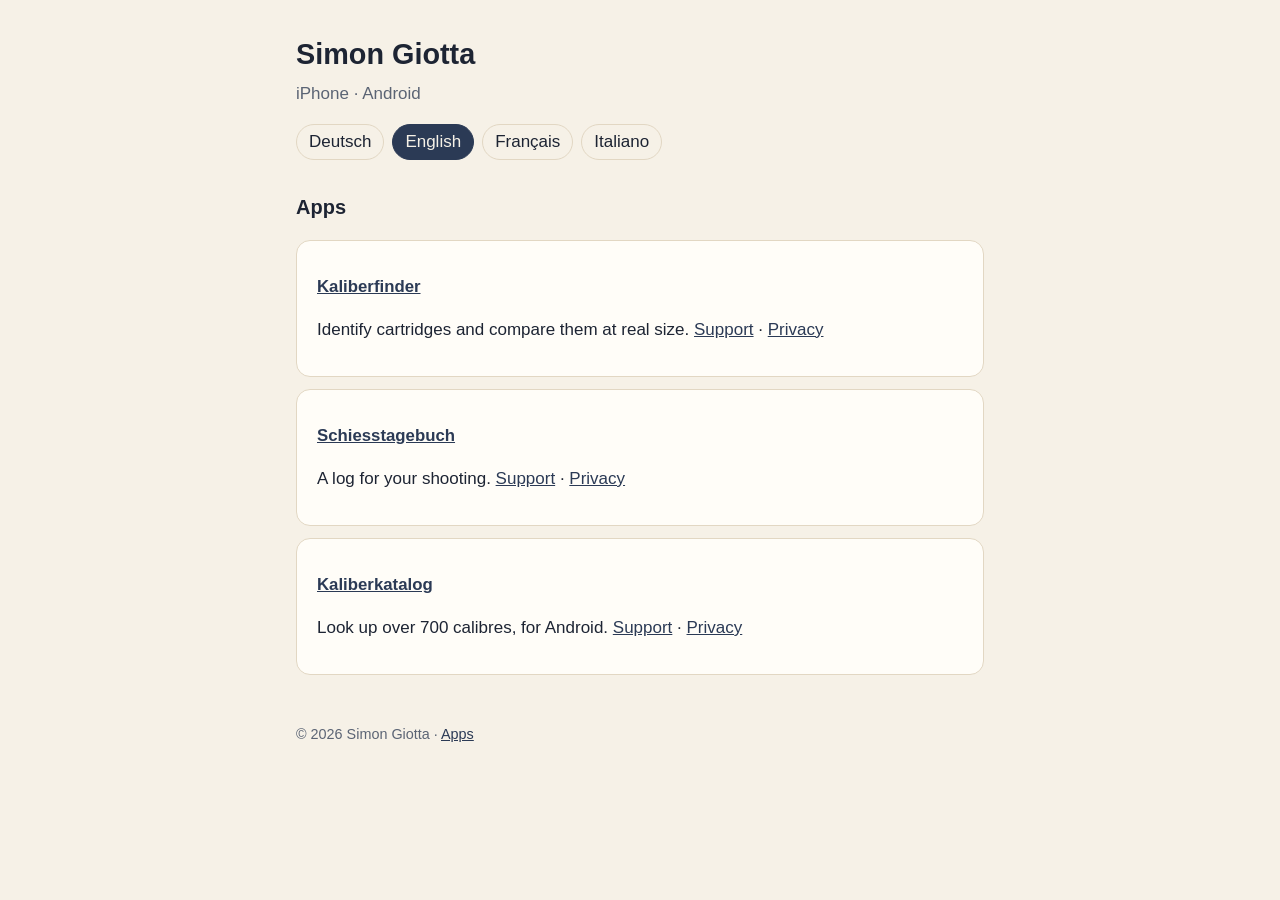
<file: index.html>
<!doctype html>
<html lang="de">
<head>
<meta charset="utf-8">
<meta name="viewport" content="width=device-width, initial-scale=1">
<title>Simon Giotta – Apps</title>
<link rel="stylesheet" href="style.css">
</head>
<body>
<main>
<h1>Simon Giotta</h1>
<p class="sub">iPhone · Android</p>
<nav class="lang"><a href="#de">Deutsch</a><a href="#en">English</a><a href="#fr">Français</a><a href="#it">Italiano</a></nav>
<section lang="de">
<h2>Apps</h2>
<div class="card"><h3><a href="kaliberfinder/#de">Kaliberfinder</a></h3><p>Patronen erkennen und in Originalgrösse vergleichen. <a href="kaliberfinder/#de">Hilfe</a> · <a href="kaliberfinder/privacy.html#de">Datenschutz</a></p></div>
<div class="card"><h3><a href="schiesstagebuch/#de">Schiesstagebuch</a></h3><p>Tagebuch für Schützinnen und Schützen. <a href="schiesstagebuch/#de">Hilfe</a> · <a href="schiesstagebuch/privacy.html#de">Datenschutz</a></p></div>
<div class="card"><h3><a href="kaliberkatalog/#de">Kaliberkatalog</a></h3><p>Über 700 Kaliber nachschlagen, für Android. <a href="kaliberkatalog/#de">Hilfe</a> · <a href="kaliberkatalog/privacy.html#de">Datenschutz</a></p></div>
</section>
<section lang="en">
<h2>Apps</h2>
<div class="card"><h3><a href="kaliberfinder/#en">Kaliberfinder</a></h3><p>Identify cartridges and compare them at real size. <a href="kaliberfinder/#en">Support</a> · <a href="kaliberfinder/privacy.html#en">Privacy</a></p></div>
<div class="card"><h3><a href="schiesstagebuch/#en">Schiesstagebuch</a></h3><p>A log for your shooting. <a href="schiesstagebuch/#en">Support</a> · <a href="schiesstagebuch/privacy.html#en">Privacy</a></p></div>
<div class="card"><h3><a href="kaliberkatalog/#en">Kaliberkatalog</a></h3><p>Look up over 700 calibres, for Android. <a href="kaliberkatalog/#en">Support</a> · <a href="kaliberkatalog/privacy.html#en">Privacy</a></p></div>
</section>
<section lang="fr">
<h2>Apps</h2>
<div class="card"><h3><a href="kaliberfinder/#fr">Kaliberfinder</a></h3><p>Identifier des cartouches et les comparer en taille réelle. <a href="kaliberfinder/#fr">Aide</a> · <a href="kaliberfinder/privacy.html#fr">Protection des données</a></p></div>
<div class="card"><h3><a href="schiesstagebuch/#fr">Schiesstagebuch</a></h3><p>Le journal de vos tirs. <a href="schiesstagebuch/#fr">Aide</a> · <a href="schiesstagebuch/privacy.html#fr">Protection des données</a></p></div>
<div class="card"><h3><a href="kaliberkatalog/#fr">Kaliberkatalog</a></h3><p>Consulter plus de 700 calibres, pour Android. <a href="kaliberkatalog/#fr">Aide</a> · <a href="kaliberkatalog/privacy.html#fr">Protection des données</a></p></div>
</section>
<section lang="it">
<h2>App</h2>
<div class="card"><h3><a href="kaliberfinder/#it">Kaliberfinder</a></h3><p>Riconoscere cartucce e confrontarle a grandezza reale. <a href="kaliberfinder/#it">Aiuto</a> · <a href="kaliberfinder/privacy.html#it">Protezione dei dati</a></p></div>
<div class="card"><h3><a href="schiesstagebuch/#it">Schiesstagebuch</a></h3><p>Il diario dei tuoi tiri. <a href="schiesstagebuch/#it">Aiuto</a> · <a href="schiesstagebuch/privacy.html#it">Protezione dei dati</a></p></div>
<div class="card"><h3><a href="kaliberkatalog/#it">Kaliberkatalog</a></h3><p>Consultare oltre 700 calibri, per Android. <a href="kaliberkatalog/#it">Aiuto</a> · <a href="kaliberkatalog/privacy.html#it">Protezione dei dati</a></p></div>
</section>
<footer>© 2026 Simon Giotta · <a href="index.html">Apps</a></footer>
</main>
<script src="lang.js"></script>
</body>
</html>
</file>
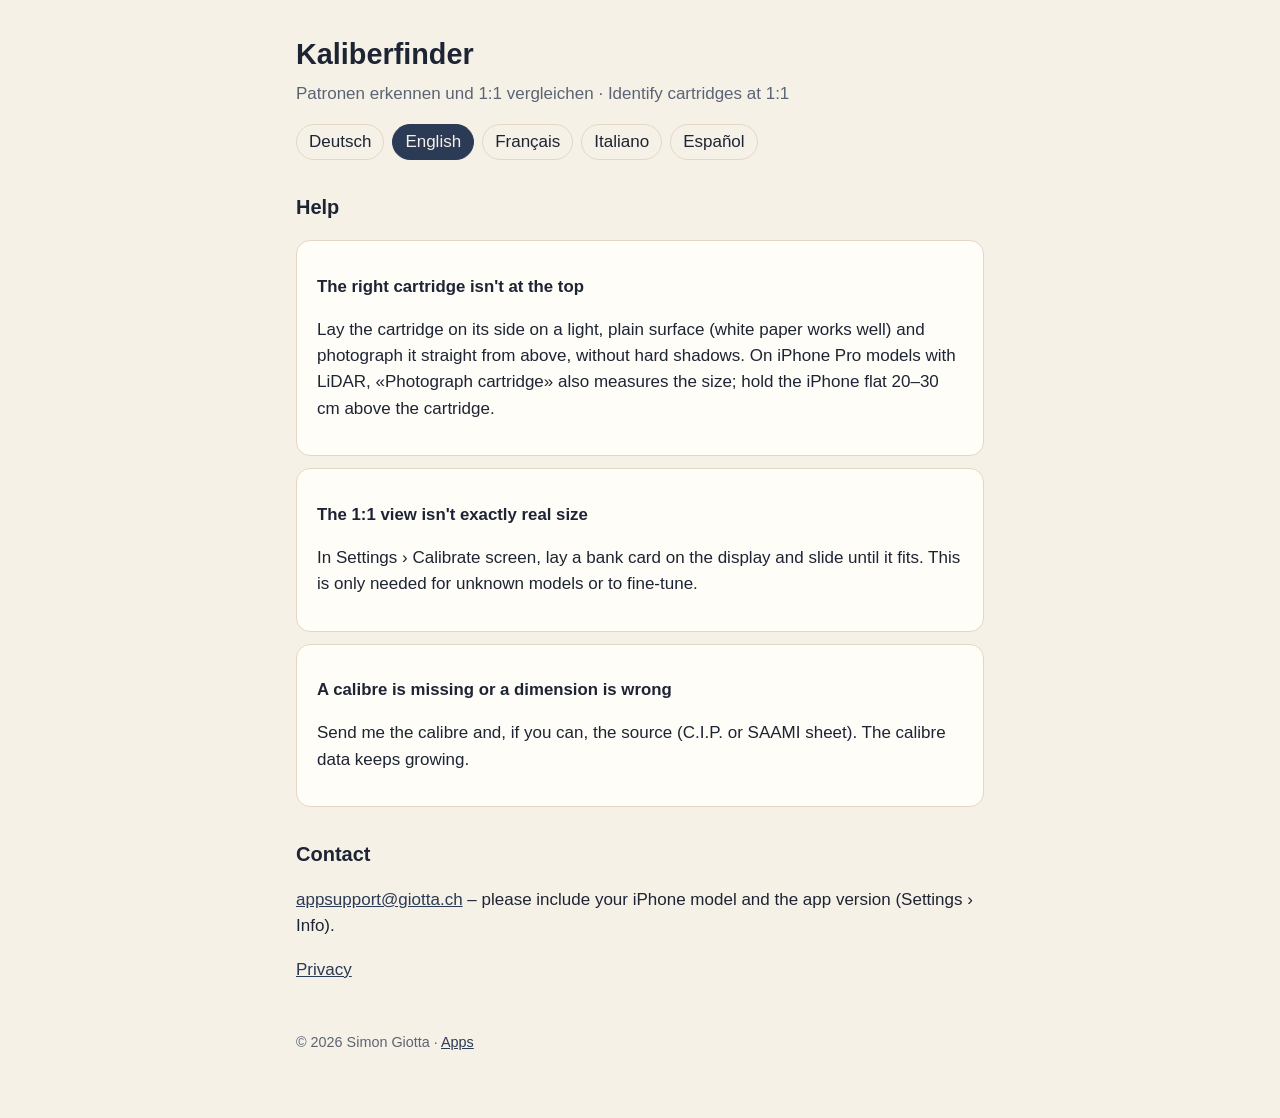
<file: kaliberfinder/index.html>
<!doctype html>
<html lang="de">
<head>
<meta charset="utf-8">
<meta name="viewport" content="width=device-width, initial-scale=1">
<title>Kaliberfinder – Hilfe / Support</title>
<link rel="stylesheet" href="../style.css">
</head>
<body>
<main>
<h1>Kaliberfinder</h1>
<p class="sub">Patronen erkennen und 1:1 vergleichen · Identify cartridges at 1:1</p>
<nav class="lang"><a href="#de">Deutsch</a><a href="#en">English</a><a href="#fr">Français</a><a href="#it">Italiano</a><a href="#es">Español</a></nav>
<section lang="de">
<h2>Hilfe</h2>
<div class="card"><h3>Die richtige Patrone steht nicht oben</h3>
<p>Leg die Patrone seitlich auf einen hellen, ruhigen Untergrund (z. B. weisses Papier) und fotografiere senkrecht von oben, ohne harten Schatten. Auf iPhone-Pro-Modellen mit LiDAR misst «Patrone fotografieren» zusätzlich die Grösse; halte das iPhone dazu 20–30 cm flach über die Patrone.</p></div>
<div class="card"><h3>Die 1:1-Ansicht ist nicht genau gleich gross</h3>
<p>Unter Einstellungen › Bildschirm kalibrieren legst du eine Bankkarte aufs Display und schiebst, bis sie passt. Das braucht es nur für unbekannte Modelle oder zum Feinabgleich.</p></div>
<div class="card"><h3>Ein Kaliber fehlt oder ein Mass stimmt nicht</h3>
<p>Schreib mir das Kaliber und, wenn möglich, die Quelle (C.I.P.- oder SAAMI-Blatt). Die Kaliberdaten werden laufend ergänzt.</p></div>
<h2>Kontakt</h2>
<p><a href="mailto:appsupport@giotta.ch">appsupport@giotta.ch</a> – bitte iPhone-Modell und App-Version (Einstellungen › Info) angeben.</p>
<p><a href="privacy.html">Datenschutz</a></p>
</section>
<section lang="en">
<h2>Help</h2>
<div class="card"><h3>The right cartridge isn't at the top</h3>
<p>Lay the cartridge on its side on a light, plain surface (white paper works well) and photograph it straight from above, without hard shadows. On iPhone Pro models with LiDAR, «Photograph cartridge» also measures the size; hold the iPhone flat 20–30 cm above the cartridge.</p></div>
<div class="card"><h3>The 1:1 view isn't exactly real size</h3>
<p>In Settings › Calibrate screen, lay a bank card on the display and slide until it fits. This is only needed for unknown models or to fine-tune.</p></div>
<div class="card"><h3>A calibre is missing or a dimension is wrong</h3>
<p>Send me the calibre and, if you can, the source (C.I.P. or SAAMI sheet). The calibre data keeps growing.</p></div>
<h2>Contact</h2>
<p><a href="mailto:appsupport@giotta.ch">appsupport@giotta.ch</a> – please include your iPhone model and the app version (Settings › Info).</p>
<p><a href="privacy.html#en">Privacy</a></p>
</section>
<section lang="fr">
<h2>Aide</h2>
<div class="card"><h3>La bonne cartouche n'est pas en tête</h3>
<p>Posez la cartouche sur le côté sur un fond clair et uni (une feuille blanche convient bien) et photographiez-la verticalement d'en haut, sans ombre dure. Sur les iPhone Pro avec LiDAR, « Photographier la cartouche » mesure aussi la taille ; tenez l'iPhone à plat à 20–30 cm au-dessus de la cartouche.</p></div>
<div class="card"><h3>La vue 1:1 n'est pas exactement en taille réelle</h3>
<p>Dans Réglages › Calibrer l'écran, posez une carte bancaire sur l'écran et ajustez jusqu'à ce qu'elle corresponde. Ce n'est nécessaire que pour un modèle inconnu ou pour affiner.</p></div>
<div class="card"><h3>Un calibre manque ou une cote est fausse</h3>
<p>Envoyez-moi le calibre et, si possible, la source (fiche C.I.P. ou SAAMI). Les données s'étoffent régulièrement.</p></div>
<h2>Contact</h2>
<p><a href="mailto:appsupport@giotta.ch">appsupport@giotta.ch</a> – merci d'indiquer le modèle d'iPhone et la version de l'app (Réglages › Info).</p>
<p><a href="privacy.html#fr">Protection des données</a></p>
</section>
<section lang="it">
<h2>Aiuto</h2>
<div class="card"><h3>La cartuccia giusta non è in cima</h3>
<p>Appoggia la cartuccia su un fianco su una superficie chiara e uniforme (va bene un foglio bianco) e fotografala dall'alto in verticale, senza ombre nette. Sugli iPhone Pro con LiDAR, «Fotografa cartuccia» misura anche la dimensione; tieni l'iPhone in piano a 20–30 cm sopra la cartuccia.</p></div>
<div class="card"><h3>La vista 1:1 non è esattamente a grandezza reale</h3>
<p>In Impostazioni › Calibra schermo, appoggia una carta bancaria sullo schermo e regola finché corrisponde. Serve solo per modelli sconosciuti o per una regolazione fine.</p></div>
<div class="card"><h3>Manca un calibro o una misura è sbagliata</h3>
<p>Mandami il calibro e, se puoi, la fonte (scheda C.I.P. o SAAMI). I dati dei calibri vengono ampliati di continuo.</p></div>
<h2>Contatto</h2>
<p><a href="mailto:appsupport@giotta.ch">appsupport@giotta.ch</a> – indica il modello di iPhone e la versione dell'app (Impostazioni › Info).</p>
<p><a href="privacy.html#it">Protezione dei dati</a></p>
</section>
<section lang="es">
<h2>Ayuda</h2>
<div class="card"><h3>El cartucho correcto no aparece el primero</h3>
<p>Coloca el cartucho de lado sobre una superficie clara y lisa (un papel blanco va bien) y fotografíalo desde arriba en vertical, sin sombras duras. En los iPhone Pro con LiDAR, «Fotografiar el cartucho» mide además el tamaño; sostén el iPhone en paralelo a 20–30 cm por encima del cartucho.</p></div>
<div class="card"><h3>La vista 1:1 no es exactamente de tamaño real</h3>
<p>En Ajustes › Calibrar la pantalla, coloca una tarjeta bancaria sobre la pantalla y ajusta hasta que coincida. Solo hace falta para modelos desconocidos o para afinar.</p></div>
<div class="card"><h3>Falta un calibre o una dimensión no es correcta</h3>
<p>Envíame el calibre y, si puedes, la fuente (hoja C.I.P. o SAAMI). Los datos de calibres se amplían continuamente.</p></div>
<h2>Contacto</h2>
<p><a href="mailto:appsupport@giotta.ch">appsupport@giotta.ch</a> – indica el modelo de iPhone y la versión de la app (Ajustes › Información).</p>
<p><a href="privacy.html#es">Protección de datos</a></p>
</section>
<footer>© 2026 Simon Giotta · <a href="../index.html">Apps</a></footer>
</main>
<script src="../lang.js"></script>
</body>
</html>
</file>
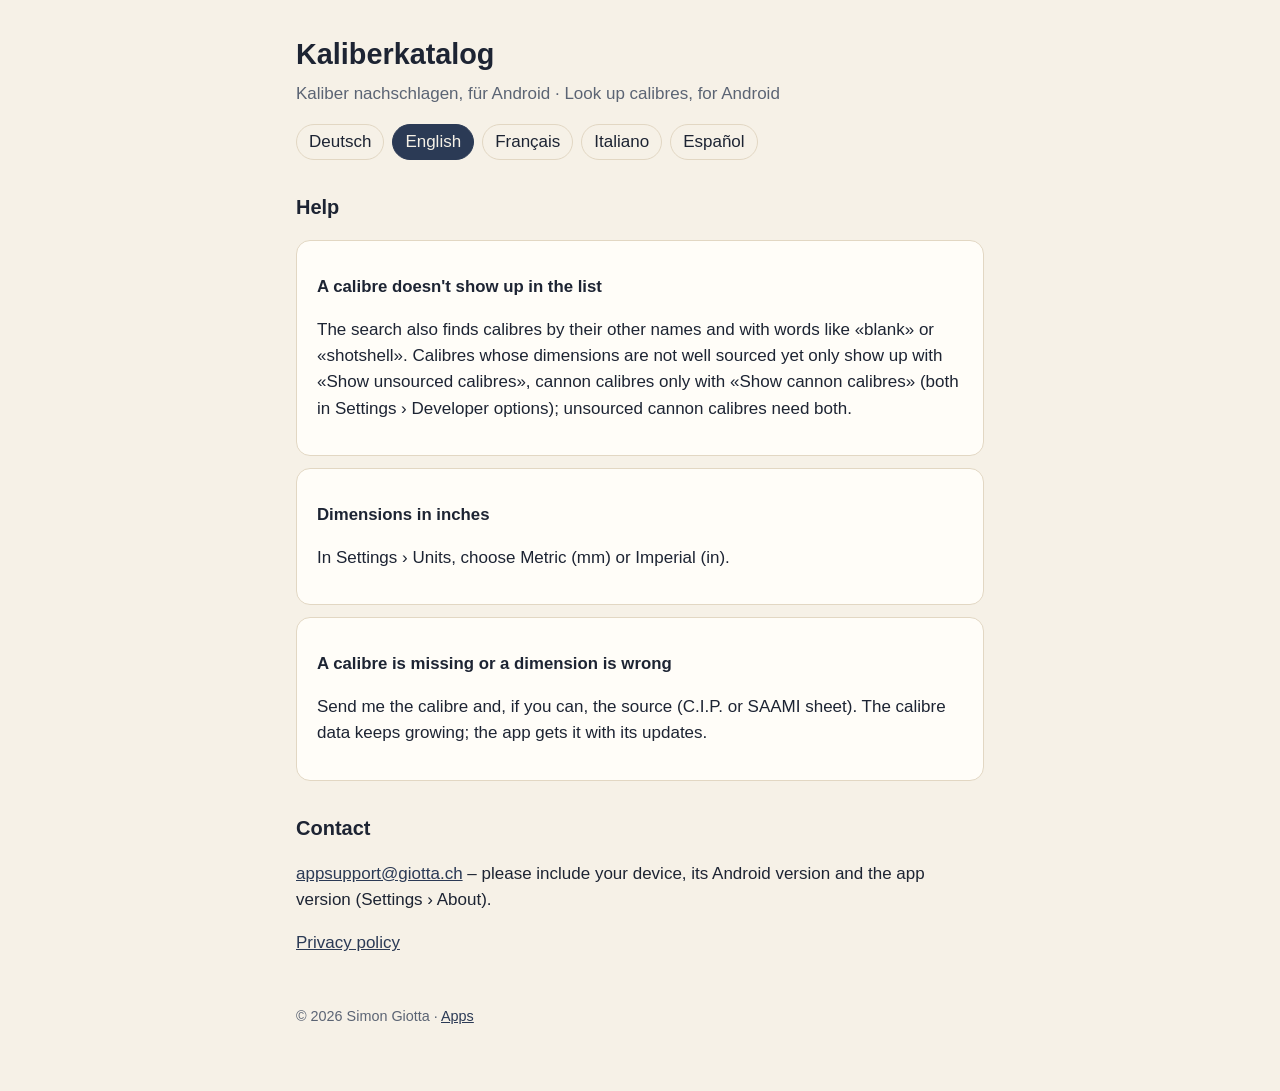
<file: kaliberkatalog/index.html>
<!doctype html>
<html lang="de">
<head>
<meta charset="utf-8">
<meta name="viewport" content="width=device-width, initial-scale=1">
<title>Kaliberkatalog – Hilfe / Support</title>
<link rel="stylesheet" href="../style.css">
<noscript><style>section[lang] { display: block; }</style></noscript>
</head>
<body>
<main>
<h1>Kaliberkatalog</h1>
<p class="sub">Kaliber nachschlagen, für Android · Look up calibres, for Android</p>
<nav class="lang"><a href="#de">Deutsch</a><a href="#en">English</a><a href="#fr">Français</a><a href="#it">Italiano</a><a href="#es">Español</a></nav>
<section lang="de">
<h2>Hilfe</h2>
<div class="card"><h3>Ein Kaliber erscheint nicht in der Liste</h3>
<p>Die Suche findet Kaliber auch unter weiteren Namen und mit Begriffen wie «Platzpatrone» oder «Schrot». Kaliber, deren Masse noch nicht gut belegt sind, zeigt die App erst mit «Unbelegte Kaliber zeigen», Kanonenkaliber erst mit «Kanonenkaliber zeigen» (beides unter Einstellungen › Entwickleroptionen); unbelegte Kanonenkaliber brauchen beide Schalter.</p></div>
<div class="card"><h3>Masse in Zoll</h3>
<p>Unter Einstellungen › Einheiten wählst du Metrisch (mm) oder Imperial (Zoll).</p></div>
<div class="card"><h3>Ein Kaliber fehlt oder ein Mass stimmt nicht</h3>
<p>Schreib mir das Kaliber und, wenn möglich, die Quelle (C.I.P.- oder SAAMI-Blatt). Die Kaliberdaten werden laufend ergänzt; die App bekommt sie mit ihren Updates.</p></div>
<h2>Kontakt</h2>
<p><a href="mailto:appsupport@giotta.ch">appsupport@giotta.ch</a> – bitte Gerät, Android-Version und App-Version (Einstellungen › Info) angeben.</p>
<p><a href="privacy.html#de">Datenschutzerklärung</a></p>
</section>
<section lang="en">
<h2>Help</h2>
<div class="card"><h3>A calibre doesn't show up in the list</h3>
<p>The search also finds calibres by their other names and with words like «blank» or «shotshell». Calibres whose dimensions are not well sourced yet only show up with «Show unsourced calibres», cannon calibres only with «Show cannon calibres» (both in Settings › Developer options); unsourced cannon calibres need both.</p></div>
<div class="card"><h3>Dimensions in inches</h3>
<p>In Settings › Units, choose Metric (mm) or Imperial (in).</p></div>
<div class="card"><h3>A calibre is missing or a dimension is wrong</h3>
<p>Send me the calibre and, if you can, the source (C.I.P. or SAAMI sheet). The calibre data keeps growing; the app gets it with its updates.</p></div>
<h2>Contact</h2>
<p><a href="mailto:appsupport@giotta.ch">appsupport@giotta.ch</a> – please include your device, its Android version and the app version (Settings › About).</p>
<p><a href="privacy.html#en">Privacy policy</a></p>
</section>
<section lang="fr">
<h2>Aide</h2>
<div class="card"><h3>Un calibre n'apparaît pas dans la liste</h3>
<p>La recherche trouve aussi les calibres par leurs autres noms et avec des mots comme «&nbsp;à blanc&nbsp;» ou «&nbsp;cartouche de chasse&nbsp;». Les calibres dont les dimensions ne sont pas encore bien documentées n'apparaissent qu'avec «&nbsp;Afficher les calibres sans source&nbsp;», les calibres de canon qu'avec «&nbsp;Afficher les calibres de canon&nbsp;» (tous deux dans Réglages › Options de développement)&nbsp;; les calibres de canon sans source demandent les deux.</p></div>
<div class="card"><h3>Dimensions en pouces</h3>
<p>Dans Réglages › Unités, choisissez Métrique (mm) ou Impérial (pouces).</p></div>
<div class="card"><h3>Un calibre manque ou une cote est fausse</h3>
<p>Envoyez-moi le calibre et, si possible, la source (fiche C.I.P. ou SAAMI). Les données s'étoffent régulièrement&nbsp;; l'app les reçoit avec ses mises à jour.</p></div>
<h2>Contact</h2>
<p><a href="mailto:appsupport@giotta.ch">appsupport@giotta.ch</a> – merci d'indiquer l'appareil, sa version d'Android et la version de l'app (Réglages › À propos).</p>
<p><a href="privacy.html#fr">Politique de confidentialité</a></p>
</section>
<section lang="it">
<h2>Aiuto</h2>
<div class="card"><h3>Un calibro non compare nell'elenco</h3>
<p>La ricerca trova i calibri anche con gli altri nomi e con parole come «a salve» o «cartuccia da caccia». I calibri le cui dimensioni non sono ancora ben documentate compaiono solo con «Mostra i calibri senza fonte», i calibri da cannone solo con «Mostra i calibri da cannone» (entrambi in Impostazioni › Opzioni per sviluppatori); i calibri da cannone senza fonte richiedono entrambi.</p></div>
<div class="card"><h3>Dimensioni in pollici</h3>
<p>In Impostazioni › Unità scegli Metrico (mm) o Imperiale (in).</p></div>
<div class="card"><h3>Manca un calibro o una misura è sbagliata</h3>
<p>Mandami il calibro e, se puoi, la fonte (scheda C.I.P. o SAAMI). I dati dei calibri vengono ampliati di continuo; l'app li riceve con i suoi aggiornamenti.</p></div>
<h2>Contatto</h2>
<p><a href="mailto:appsupport@giotta.ch">appsupport@giotta.ch</a> – indica il dispositivo, la sua versione di Android e la versione dell'app (Impostazioni › Info).</p>
<p><a href="privacy.html#it">Informativa sulla privacy</a></p>
</section>
<section lang="es">
<h2>Ayuda</h2>
<div class="card"><h3>Un calibre no aparece en la lista</h3>
<p>La búsqueda también encuentra calibres por sus otros nombres y con palabras como «de fogueo» o «cartucho de escopeta». Los calibres cuyas dimensiones aún no están bien documentadas solo aparecen con «Mostrar calibres sin fuentes», y los de cañón solo con «Mostrar calibres de cañón» (ambos en Ajustes › Opciones de desarrollador); los calibres de cañón sin fuentes necesitan los dos.</p></div>
<div class="card"><h3>Dimensiones en pulgadas</h3>
<p>En Ajustes › Unidades, elige Métrico (mm) o Imperial (pulgadas).</p></div>
<div class="card"><h3>Falta un calibre o una dimensión no es correcta</h3>
<p>Envíame el calibre y, si puedes, la fuente (hoja C.I.P. o SAAMI). Los datos de calibres se amplían continuamente; la app los recibe con sus actualizaciones.</p></div>
<h2>Contacto</h2>
<p><a href="mailto:appsupport@giotta.ch">appsupport@giotta.ch</a> – indica el dispositivo, su versión de Android y la versión de la app (Ajustes › Información).</p>
<p><a href="privacy.html#es">Política de privacidad</a></p>
</section>
<footer>© 2026 Simon Giotta · <a href="../index.html">Apps</a></footer>
</main>
<script src="../lang.js"></script>
</body>
</html>
</file>
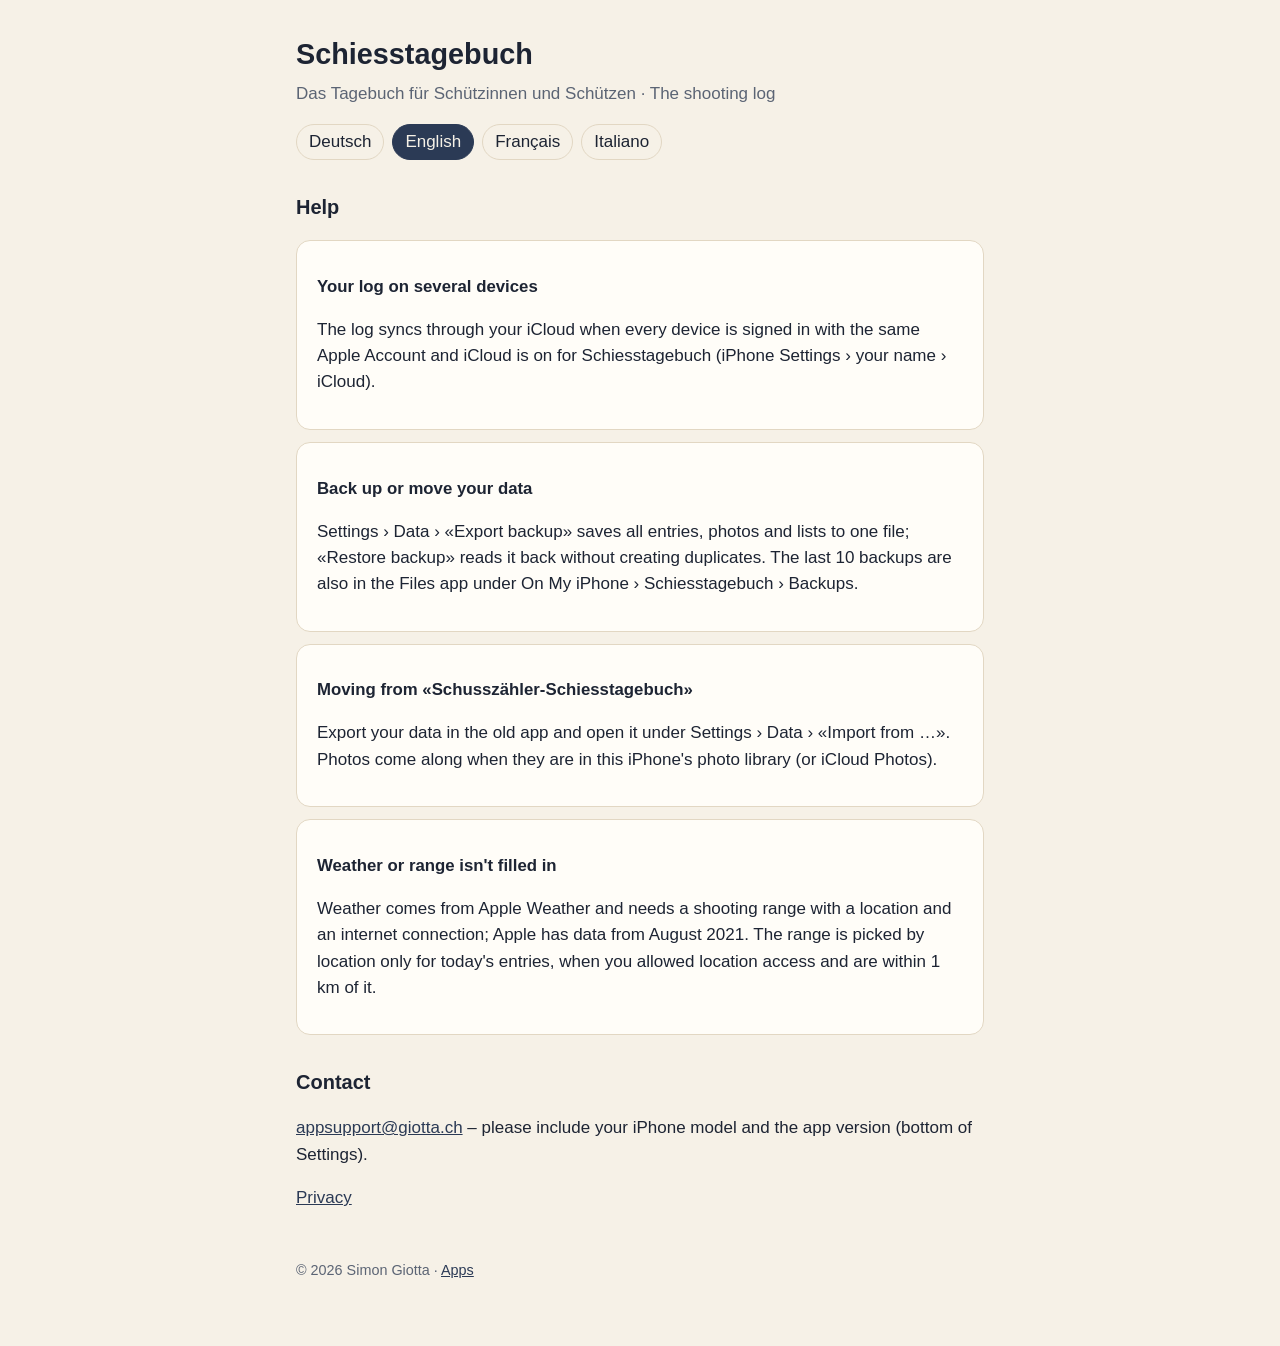
<file: schiesstagebuch/index.html>
<!doctype html>
<html lang="de">
<head>
<meta charset="utf-8">
<meta name="viewport" content="width=device-width, initial-scale=1">
<title>Schiesstagebuch – Hilfe / Support</title>
<link rel="stylesheet" href="../style.css">
</head>
<body>
<main>
<h1>Schiesstagebuch</h1>
<p class="sub">Das Tagebuch für Schützinnen und Schützen · The shooting log</p>
<nav class="lang"><a href="#de">Deutsch</a><a href="#en">English</a><a href="#fr">Français</a><a href="#it">Italiano</a></nav>
<section lang="de">
<h2>Hilfe</h2>
<div class="card"><h3>Einträge auf mehreren Geräten</h3>
<p>Das Tagebuch gleicht sich über dein iCloud ab, wenn du auf allen Geräten mit derselben Apple-ID angemeldet bist und iCloud für Schiesstagebuch eingeschaltet ist (iPhone-Einstellungen › dein Name › iCloud).</p></div>
<div class="card"><h3>Daten sichern oder umziehen</h3>
<p>Unter Einstellungen › Daten › «Backup exportieren» sicherst du alle Einträge, Fotos und Stammdaten in eine Datei; «Backup wiederherstellen» liest sie wieder ein, ohne Einträge doppelt anzulegen. Die letzten 10 Backups liegen auch in der Dateien-App unter Auf meinem iPhone › Schiesstagebuch › Backups.</p></div>
<div class="card"><h3>Umstieg von «Schusszähler-Schiesstagebuch»</h3>
<p>Exportiere die Daten in der alten App und öffne sie unter Einstellungen › Daten › «Import aus …». Fotos kommen mit, wenn sie in der Mediathek dieses iPhones (oder in iCloud-Fotos) liegen.</p></div>
<div class="card"><h3>Wetter oder Schiessanlage werden nicht ausgefüllt</h3>
<p>Das Wetter kommt von Apple Weather und braucht eine Schiessanlage mit Ort sowie eine Internetverbindung; Apple hat Werte ab August 2021. Die Schiessanlage nach Standort wird nur bei Einträgen von heute gewählt, wenn du den Standortzugriff erlaubt hast und höchstens 1 km entfernt bist.</p></div>
<h2>Kontakt</h2>
<p><a href="mailto:appsupport@giotta.ch">appsupport@giotta.ch</a> – bitte iPhone-Modell und App-Version (Einstellungen, ganz unten) angeben.</p>
<p><a href="privacy.html">Datenschutz</a></p>
</section>
<section lang="en">
<h2>Help</h2>
<div class="card"><h3>Your log on several devices</h3>
<p>The log syncs through your iCloud when every device is signed in with the same Apple Account and iCloud is on for Schiesstagebuch (iPhone Settings › your name › iCloud).</p></div>
<div class="card"><h3>Back up or move your data</h3>
<p>Settings › Data › «Export backup» saves all entries, photos and lists to one file; «Restore backup» reads it back without creating duplicates. The last 10 backups are also in the Files app under On My iPhone › Schiesstagebuch › Backups.</p></div>
<div class="card"><h3>Moving from «Schusszähler-Schiesstagebuch»</h3>
<p>Export your data in the old app and open it under Settings › Data › «Import from …». Photos come along when they are in this iPhone's photo library (or iCloud Photos).</p></div>
<div class="card"><h3>Weather or range isn't filled in</h3>
<p>Weather comes from Apple Weather and needs a shooting range with a location and an internet connection; Apple has data from August 2021. The range is picked by location only for today's entries, when you allowed location access and are within 1 km of it.</p></div>
<h2>Contact</h2>
<p><a href="mailto:appsupport@giotta.ch">appsupport@giotta.ch</a> – please include your iPhone model and the app version (bottom of Settings).</p>
<p><a href="privacy.html#en">Privacy</a></p>
</section>
<section lang="fr">
<h2>Aide</h2>
<div class="card"><h3>Le journal sur plusieurs appareils</h3>
<p>Le journal se synchronise par votre iCloud lorsque tous les appareils utilisent le même compte Apple et qu'iCloud est activé pour Schiesstagebuch (Réglages de l'iPhone › votre nom › iCloud).</p></div>
<div class="card"><h3>Sauvegarder ou transférer vos données</h3>
<p>Réglages › Données › « Exporter une sauvegarde » enregistre toutes les entrées, photos et listes dans un fichier ; « Restaurer une sauvegarde » les relit sans créer de doublons. Les 10 dernières sauvegardes se trouvent aussi dans l'app Fichiers sous Sur mon iPhone › Schiesstagebuch › Backups.</p></div>
<div class="card"><h3>Passer de « Schusszähler-Schiesstagebuch »</h3>
<p>Exportez les données dans l'ancienne app et ouvrez-les sous Réglages › Données › « Importer depuis … ». Les photos suivent si elles se trouvent dans la photothèque de cet iPhone (ou dans Photos iCloud).</p></div>
<div class="card"><h3>La météo ou le stand ne se remplit pas</h3>
<p>La météo vient d'Apple Météo et demande un stand avec un lieu et une connexion Internet ; Apple a des valeurs depuis août 2021. Le stand n'est choisi selon la position que pour les entrées du jour, si vous avez autorisé l'accès à la position et êtes à 1 km au plus.</p></div>
<h2>Contact</h2>
<p><a href="mailto:appsupport@giotta.ch">appsupport@giotta.ch</a> – merci d'indiquer le modèle d'iPhone et la version de l'app (en bas des Réglages).</p>
<p><a href="privacy.html#fr">Protection des données</a></p>
</section>
<section lang="it">
<h2>Aiuto</h2>
<div class="card"><h3>Il diario su più dispositivi</h3>
<p>Il diario si sincronizza tramite il tuo iCloud se tutti i dispositivi usano lo stesso Account Apple e iCloud è attivo per Schiesstagebuch (Impostazioni dell'iPhone › il tuo nome › iCloud).</p></div>
<div class="card"><h3>Salvare o trasferire i dati</h3>
<p>Impostazioni › Dati › «Esporta backup» salva tutte le voci, le foto e gli elenchi in un file; «Ripristina backup» li rilegge senza creare doppioni. Gli ultimi 10 backup si trovano anche nell'app File in Sul mio iPhone › Schiesstagebuch › Backups.</p></div>
<div class="card"><h3>Passare da «Schusszähler-Schiesstagebuch»</h3>
<p>Esporta i dati nella vecchia app e aprili in Impostazioni › Dati › «Importa da …». Le foto vengono riprese se si trovano nella libreria foto di questo iPhone (o in Foto di iCloud).</p></div>
<div class="card"><h3>Il meteo o il poligono non vengono compilati</h3>
<p>Il meteo viene da Apple Meteo e richiede un poligono con un luogo e una connessione Internet; Apple ha valori da agosto 2021. Il poligono viene scelto in base alla posizione solo per le voci di oggi, se hai consentito l'accesso alla posizione e sei a non più di 1 km.</p></div>
<h2>Contatto</h2>
<p><a href="mailto:appsupport@giotta.ch">appsupport@giotta.ch</a> – indica il modello di iPhone e la versione dell'app (in fondo alle Impostazioni).</p>
<p><a href="privacy.html#it">Protezione dei dati</a></p>
</section>
<footer>© 2026 Simon Giotta · <a href="../index.html">Apps</a></footer>
</main>
<script src="../lang.js"></script>
</body>
</html>
</file>
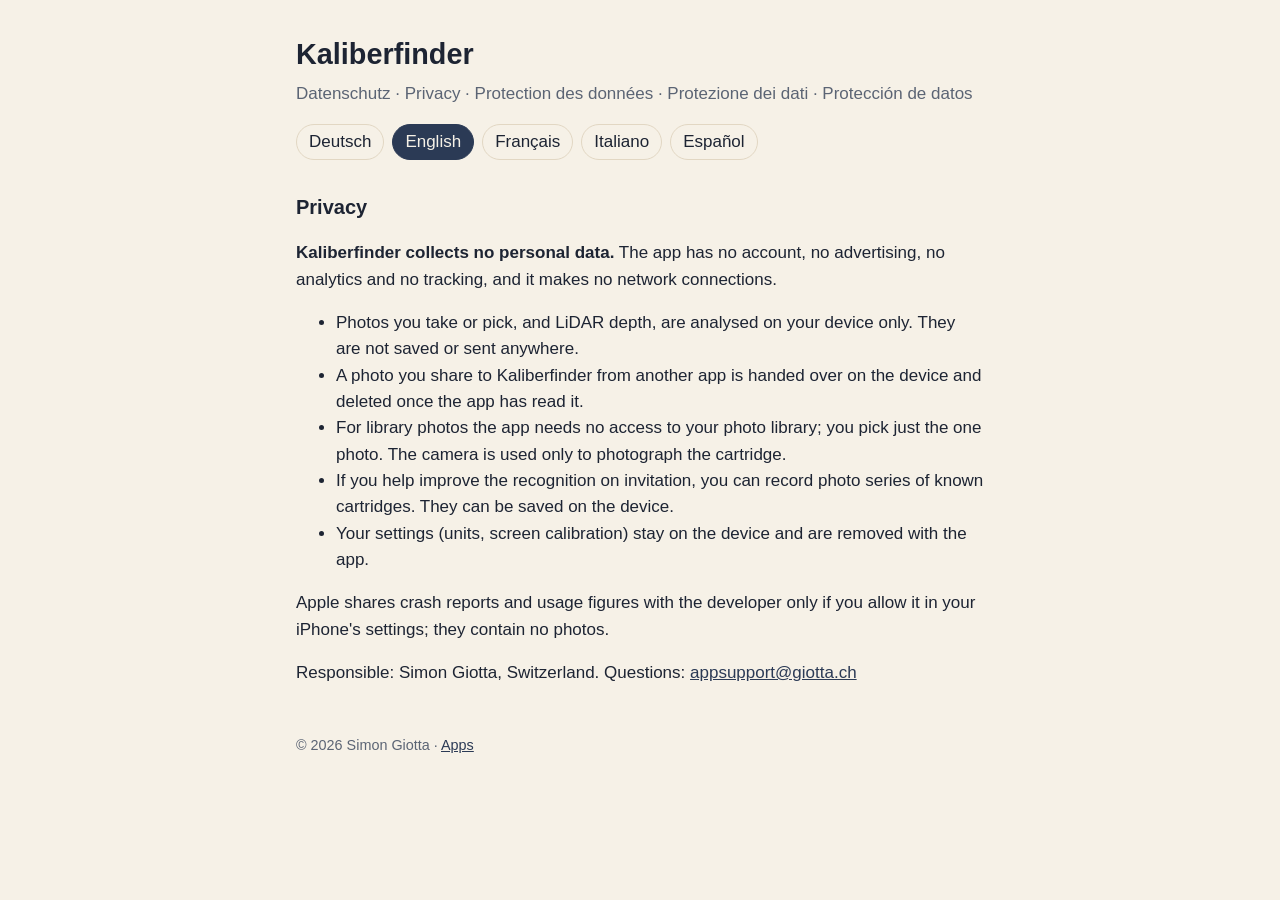
<file: kaliberfinder/privacy.html>
<!doctype html>
<html lang="de">
<head>
<meta charset="utf-8">
<meta name="viewport" content="width=device-width, initial-scale=1">
<title>Kaliberfinder – Datenschutz / Privacy</title>
<link rel="stylesheet" href="../style.css">
</head>
<body>
<main>
<h1>Kaliberfinder</h1>
<p class="sub">Datenschutz · Privacy · Protection des données · Protezione dei dati · Protección de datos</p>
<nav class="lang"><a href="#de">Deutsch</a><a href="#en">English</a><a href="#fr">Français</a><a href="#it">Italiano</a><a href="#es">Español</a></nav>
<section lang="de">
<h2>Datenschutz</h2>
<p><strong>Kaliberfinder erhebt keine Personendaten.</strong> Die App hat kein Konto, keine Werbung, keine Analyse und kein Tracking und baut keine Netzwerkverbindungen auf.</p>
<ul>
<li>Fotos, die du aufnimmst oder auswählst, und LiDAR-Tiefendaten werden nur auf deinem Gerät ausgewertet. Sie werden weder gespeichert noch versendet.</li>
<li>Ein Foto, das du aus einer anderen App an Kaliberfinder teilst, wird auf dem Gerät übergeben und gelöscht, sobald die App es gelesen hat.</li>
<li>Für Fotos aus der Mediathek braucht die App keinen Zugriff auf deine Mediathek; du wählst nur das eine Foto aus. Die Kamera wird nur zum Fotografieren der Patrone verwendet.</li>
<li>Wer auf Einladung beim Verbessern der Erkennung hilft, kann Fotoserien bekannter Patronen aufnehmen. Diese können auf dem Gerät gespeichert werden.</li>
<li>Deine Einstellungen (Einheiten, Bildschirmkalibrierung) bleiben auf dem Gerät und werden mit der App gelöscht.</li>
</ul>
<p>Apple stellt dem Entwickler Absturzberichte und Nutzungszahlen nur zur Verfügung, wenn du das in den Einstellungen deines iPhones erlaubst; sie enthalten keine Fotos.</p>
<p>Verantwortlich: Simon Giotta, Schweiz. Fragen: <a href="mailto:appsupport@giotta.ch">appsupport@giotta.ch</a></p>
</section>
<section lang="en">
<h2>Privacy</h2>
<p><strong>Kaliberfinder collects no personal data.</strong> The app has no account, no advertising, no analytics and no tracking, and it makes no network connections.</p>
<ul>
<li>Photos you take or pick, and LiDAR depth, are analysed on your device only. They are not saved or sent anywhere.</li>
<li>A photo you share to Kaliberfinder from another app is handed over on the device and deleted once the app has read it.</li>
<li>For library photos the app needs no access to your photo library; you pick just the one photo. The camera is used only to photograph the cartridge.</li>
<li>If you help improve the recognition on invitation, you can record photo series of known cartridges. They can be saved on the device.</li>
<li>Your settings (units, screen calibration) stay on the device and are removed with the app.</li>
</ul>
<p>Apple shares crash reports and usage figures with the developer only if you allow it in your iPhone's settings; they contain no photos.</p>
<p>Responsible: Simon Giotta, Switzerland. Questions: <a href="mailto:appsupport@giotta.ch">appsupport@giotta.ch</a></p>
</section>
<section lang="fr">
<h2>Protection des données</h2>
<p><strong>Kaliberfinder ne collecte aucune donnée personnelle.</strong> L'app n'a ni compte, ni publicité, ni statistiques, ni suivi, et n'établit aucune connexion réseau.</p>
<ul>
<li>Les photos que vous prenez ou choisissez, ainsi que les données de profondeur LiDAR, sont analysées uniquement sur votre appareil. Elles ne sont ni enregistrées ni envoyées.</li>
<li>Une photo partagée vers Kaliberfinder depuis une autre app est transmise sur l'appareil et supprimée dès que l'app l'a lue.</li>
<li>Pour une photo de la photothèque, l'app n'a pas besoin d'accéder à votre photothèque ; vous choisissez seulement cette photo. L'appareil photo sert uniquement à photographier la cartouche.</li>
<li>Si vous aidez, sur invitation, à améliorer la reconnaissance, vous pouvez enregistrer des séries de photos de cartouches connues. Elles peuvent être enregistrées sur l'appareil.</li>
<li>Vos réglages (unités, calibrage de l'écran) restent sur l'appareil et sont supprimés avec l'app.</li>
</ul>
<p>Apple ne transmet au développeur des rapports de plantage et des chiffres d'utilisation que si vous l'autorisez dans les réglages de votre iPhone ; ils ne contiennent aucune photo.</p>
<p>Responsable : Simon Giotta, Suisse. Questions : <a href="mailto:appsupport@giotta.ch">appsupport@giotta.ch</a></p>
</section>
<section lang="it">
<h2>Protezione dei dati</h2>
<p><strong>Kaliberfinder non raccoglie dati personali.</strong> L'app non ha account, pubblicità, statistiche né tracciamento e non stabilisce connessioni di rete.</p>
<ul>
<li>Le foto che scatti o scegli e i dati di profondità LiDAR vengono analizzati solo sul tuo dispositivo. Non vengono salvati né inviati.</li>
<li>Una foto condivisa con Kaliberfinder da un'altra app viene passata sul dispositivo e cancellata appena l'app l'ha letta.</li>
<li>Per le foto della libreria l'app non ha bisogno di accedere alla tua libreria; scegli solo quella foto. La fotocamera serve solo a fotografare la cartuccia.</li>
<li>Se su invito aiuti a migliorare il riconoscimento, puoi registrare serie di foto di cartucce note. Possono essere salvate sul dispositivo.</li>
<li>Le tue impostazioni (unità, calibrazione dello schermo) restano sul dispositivo e vengono cancellate con l'app.</li>
</ul>
<p>Apple condivide con lo sviluppatore rapporti sugli arresti anomali e dati d'uso solo se lo consenti nelle impostazioni dell'iPhone; non contengono foto.</p>
<p>Responsabile: Simon Giotta, Svizzera. Domande: <a href="mailto:appsupport@giotta.ch">appsupport@giotta.ch</a></p>
</section>
<section lang="es">
<h2>Protección de datos</h2>
<p><strong>Kaliberfinder no recoge datos personales.</strong> La app no tiene cuenta, publicidad, analíticas ni seguimiento, y no establece conexiones de red.</p>
<ul>
<li>Las fotos que haces o eliges y los datos de profundidad LiDAR se analizan solo en tu dispositivo. No se guardan ni se envían.</li>
<li>Una foto que compartes con Kaliberfinder desde otra app se entrega en el dispositivo y se borra en cuanto la app la ha leído.</li>
<li>Para las fotos de la fototeca la app no necesita acceso a tu fototeca; solo eliges la foto que quieres. La cámara se usa únicamente para fotografiar el cartucho.</li>
<li>Si por invitación ayudas a mejorar el reconocimiento, puedes grabar series de fotos de cartuchos conocidos. Pueden guardarse en el dispositivo.</li>
<li>Tus ajustes (unidades, calibración de la pantalla) se quedan en el dispositivo y se borran con la app.</li>
</ul>
<p>Apple solo comparte con el desarrollador informes de fallos y cifras de uso si lo permites en los ajustes de tu iPhone; no contienen fotos.</p>
<p>Responsable: Simon Giotta, Suiza. Preguntas: <a href="mailto:appsupport@giotta.ch">appsupport@giotta.ch</a></p>
</section>
<footer>© 2026 Simon Giotta · <a href="../index.html">Apps</a></footer>
</main>
<script src="../lang.js"></script>
</body>
</html>
</file>
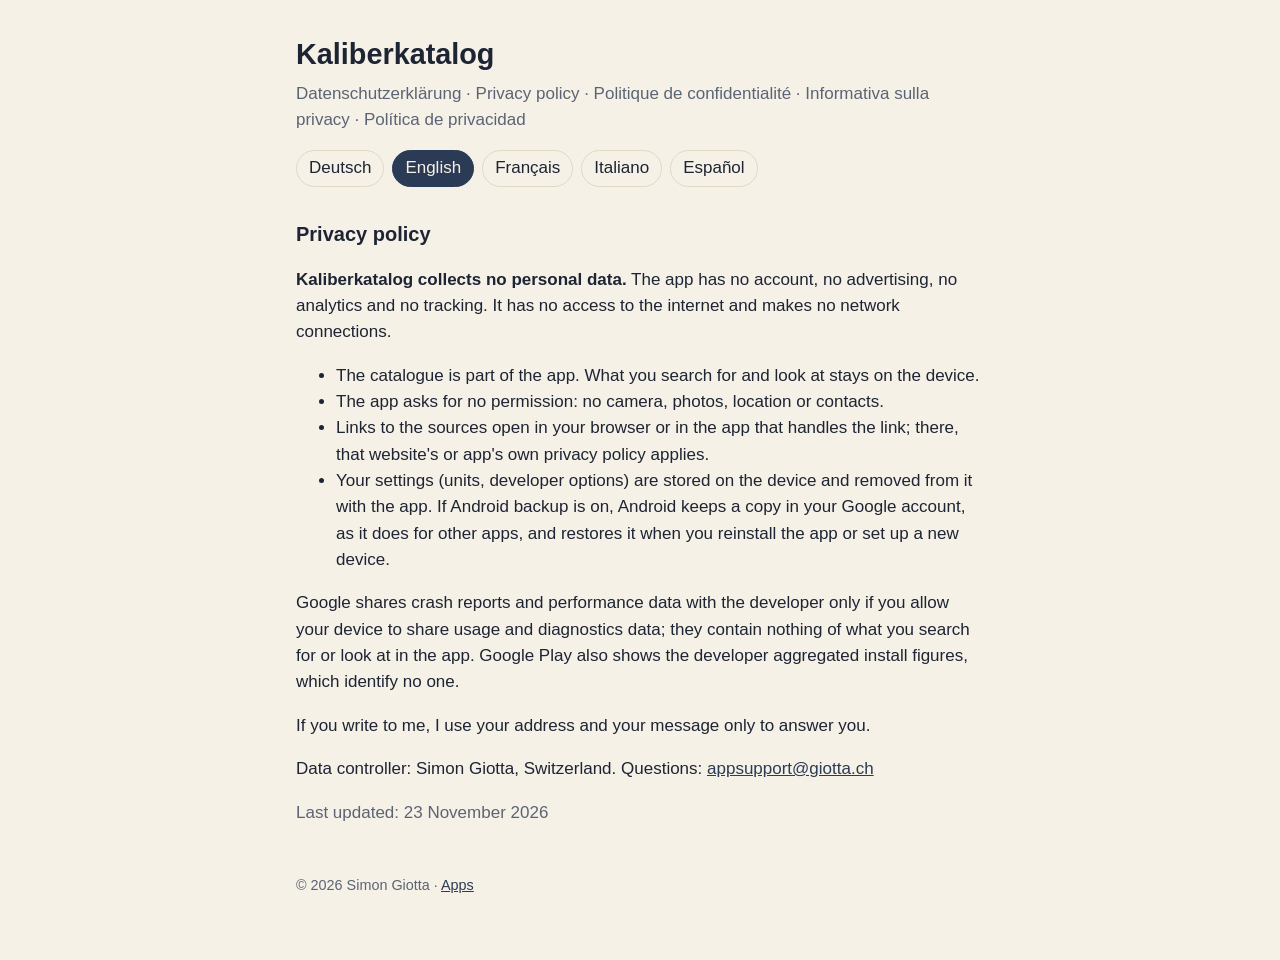
<file: kaliberkatalog/privacy.html>
<!doctype html>
<html lang="de">
<head>
<meta charset="utf-8">
<meta name="viewport" content="width=device-width, initial-scale=1">
<title>Kaliberkatalog – Datenschutzerklärung / Privacy policy</title>
<link rel="stylesheet" href="../style.css">
<noscript><style>section[lang] { display: block; }</style></noscript>
</head>
<body>
<main>
<h1>Kaliberkatalog</h1>
<p class="sub">Datenschutzerklärung · Privacy policy · Politique de confidentialité · Informativa sulla privacy · Política de privacidad</p>
<nav class="lang"><a href="#de">Deutsch</a><a href="#en">English</a><a href="#fr">Français</a><a href="#it">Italiano</a><a href="#es">Español</a></nav>
<section lang="de">
<h2>Datenschutzerklärung</h2>
<p><strong>Kaliberkatalog erhebt keine Personendaten.</strong> Die App hat kein Konto, keine Werbung, keine Analyse und kein Tracking. Sie hat keinen Zugang zum Internet und baut keine Netzwerkverbindungen auf.</p>
<ul>
<li>Der Katalog ist in der App enthalten. Was du suchst und ansiehst, bleibt auf dem Gerät.</li>
<li>Die App fragt nach keiner Berechtigung: weder Kamera noch Fotos, Standort oder Kontakte.</li>
<li>Links zu den Quellen öffnen sich in deinem Browser oder in der App, die für den Link zuständig ist; dort gilt die Datenschutzerklärung der jeweiligen Website oder App.</li>
<li>Deine Einstellungen (Einheiten, Entwickleroptionen) sind auf dem Gerät gespeichert und werden dort mit der App gelöscht. Ist die Android-Sicherung eingeschaltet, bewahrt Android wie bei anderen Apps eine Kopie in deinem Google-Konto auf und stellt sie wieder her, wenn du die App neu installierst oder ein neues Gerät einrichtest.</li>
</ul>
<p>Google stellt dem Entwickler Absturzberichte und Leistungsdaten nur zur Verfügung, wenn du auf deinem Gerät das Teilen von Nutzungs- und Diagnosedaten erlaubst; sie enthalten nichts von dem, was du in der App suchst oder ansiehst. Ausserdem zeigt Google Play dem Entwickler zusammengefasste Installationszahlen ohne Angaben zu einzelnen Personen.</p>
<p>Wenn du mir schreibst, verwende ich deine Adresse und deine Nachricht nur, um dir zu antworten.</p>
<p>Verantwortlich: Simon Giotta, Schweiz. Fragen: <a href="mailto:appsupport@giotta.ch">appsupport@giotta.ch</a></p>
<p class="sub">Stand: 23. November 2026</p>
</section>
<section lang="en">
<h2>Privacy policy</h2>
<p><strong>Kaliberkatalog collects no personal data.</strong> The app has no account, no advertising, no analytics and no tracking. It has no access to the internet and makes no network connections.</p>
<ul>
<li>The catalogue is part of the app. What you search for and look at stays on the device.</li>
<li>The app asks for no permission: no camera, photos, location or contacts.</li>
<li>Links to the sources open in your browser or in the app that handles the link; there, that website's or app's own privacy policy applies.</li>
<li>Your settings (units, developer options) are stored on the device and removed from it with the app. If Android backup is on, Android keeps a copy in your Google account, as it does for other apps, and restores it when you reinstall the app or set up a new device.</li>
</ul>
<p>Google shares crash reports and performance data with the developer only if you allow your device to share usage and diagnostics data; they contain nothing of what you search for or look at in the app. Google Play also shows the developer aggregated install figures, which identify no one.</p>
<p>If you write to me, I use your address and your message only to answer you.</p>
<p>Data controller: Simon Giotta, Switzerland. Questions: <a href="mailto:appsupport@giotta.ch">appsupport@giotta.ch</a></p>
<p class="sub">Last updated: 23 November 2026</p>
</section>
<section lang="fr">
<h2>Politique de confidentialité</h2>
<p><strong>Kaliberkatalog ne collecte aucune donnée personnelle.</strong> L'app n'a ni compte, ni publicité, ni statistiques, ni suivi. Elle n'a pas accès à Internet et n'établit aucune connexion réseau.</p>
<ul>
<li>Le catalogue fait partie de l'app. Ce que vous cherchez et consultez reste sur l'appareil.</li>
<li>L'app ne demande aucune autorisation&nbsp;: ni appareil photo, ni photos, ni position, ni contacts.</li>
<li>Les liens vers les sources s'ouvrent dans votre navigateur ou dans l'app qui gère le lien&nbsp;; la politique de confidentialité de ce site ou de cette app s'y applique.</li>
<li>Vos réglages (unités, options de développement) sont enregistrés sur l'appareil et en sont supprimés avec l'app. Si la sauvegarde Android est activée, Android en conserve une copie dans votre compte Google, comme pour les autres apps, et la restaure lorsque vous réinstallez l'app ou configurez un nouvel appareil.</li>
</ul>
<p>Google ne transmet au développeur des rapports de plantage et des données de performances que si vous autorisez votre appareil à partager les données d'utilisation et de diagnostic&nbsp;; ils ne contiennent rien de ce que vous cherchez ou consultez dans l'app. Google Play montre aussi au développeur des chiffres d'installation agrégés, qui n'identifient personne.</p>
<p>Si vous m'écrivez, j'utilise votre adresse et votre message uniquement pour vous répondre.</p>
<p>Responsable&nbsp;: Simon Giotta, Suisse. Questions&nbsp;: <a href="mailto:appsupport@giotta.ch">appsupport@giotta.ch</a></p>
<p class="sub">Dernière mise à jour&nbsp;: 23&nbsp;novembre 2026</p>
</section>
<section lang="it">
<h2>Informativa sulla privacy</h2>
<p><strong>Kaliberkatalog non raccoglie dati personali.</strong> L'app non ha account, pubblicità, statistiche né tracciamento. Non ha accesso a Internet e non stabilisce connessioni di rete.</p>
<ul>
<li>Il catalogo fa parte dell'app. Ciò che cerchi e consulti resta sul dispositivo.</li>
<li>L'app non chiede alcuna autorizzazione: né fotocamera, né foto, né posizione, né contatti.</li>
<li>I link alle fonti si aprono nel tuo browser o nell'app che gestisce il link; lì vale l'informativa sulla privacy del sito o dell'app.</li>
<li>Le tue impostazioni (unità, opzioni per sviluppatori) sono salvate sul dispositivo e da lì vengono cancellate con l'app. Se il backup di Android è attivo, Android ne conserva una copia nel tuo account Google, come per le altre app, e la ripristina quando reinstalli l'app o configuri un nuovo dispositivo.</li>
</ul>
<p>Google condivide con lo sviluppatore rapporti sugli arresti anomali e dati sulle prestazioni solo se consenti al dispositivo di condividere i dati di utilizzo e diagnostica; non contengono nulla di ciò che cerchi o consulti nell'app. Google Play mostra inoltre allo sviluppatore dati aggregati sulle installazioni, che non identificano nessuno.</p>
<p>Se mi scrivi, uso il tuo indirizzo e il tuo messaggio solo per risponderti.</p>
<p>Responsabile: Simon Giotta, Svizzera. Domande: <a href="mailto:appsupport@giotta.ch">appsupport@giotta.ch</a></p>
<p class="sub">Ultimo aggiornamento: 23 novembre 2026</p>
</section>
<section lang="es">
<h2>Política de privacidad</h2>
<p><strong>Kaliberkatalog no recoge datos personales.</strong> La app no tiene cuenta, publicidad, analíticas ni seguimiento. No tiene acceso a Internet y no establece conexiones de red.</p>
<ul>
<li>El catálogo forma parte de la app. Lo que buscas y consultas se queda en el dispositivo.</li>
<li>La app no pide ningún permiso: ni cámara, ni fotos, ni ubicación, ni contactos.</li>
<li>Los enlaces a las fuentes se abren en tu navegador o en la app que gestiona el enlace; allí se aplica la política de privacidad de ese sitio web o app.</li>
<li>Tus ajustes (unidades, opciones de desarrollador) se guardan en el dispositivo y se borran de él con la app. Si la copia de seguridad de Android está activada, Android conserva una copia en tu cuenta de Google, como con las demás apps, y la restaura cuando reinstalas la app o configuras un dispositivo nuevo.</li>
</ul>
<p>Google solo comparte con el desarrollador informes de fallos y datos de rendimiento si permites que tu dispositivo comparta datos de uso y diagnóstico; no contienen nada de lo que buscas o consultas en la app. Google Play también muestra al desarrollador cifras agregadas de instalaciones, que no identifican a nadie.</p>
<p>Si me escribes, uso tu dirección y tu mensaje solo para responderte.</p>
<p>Responsable: Simon Giotta, Suiza. Preguntas: <a href="mailto:appsupport@giotta.ch">appsupport@giotta.ch</a></p>
<p class="sub">Última actualización: 23 de noviembre de 2026</p>
</section>
<footer>© 2026 Simon Giotta · <a href="../index.html">Apps</a></footer>
</main>
<script src="../lang.js"></script>
</body>
</html>
</file>
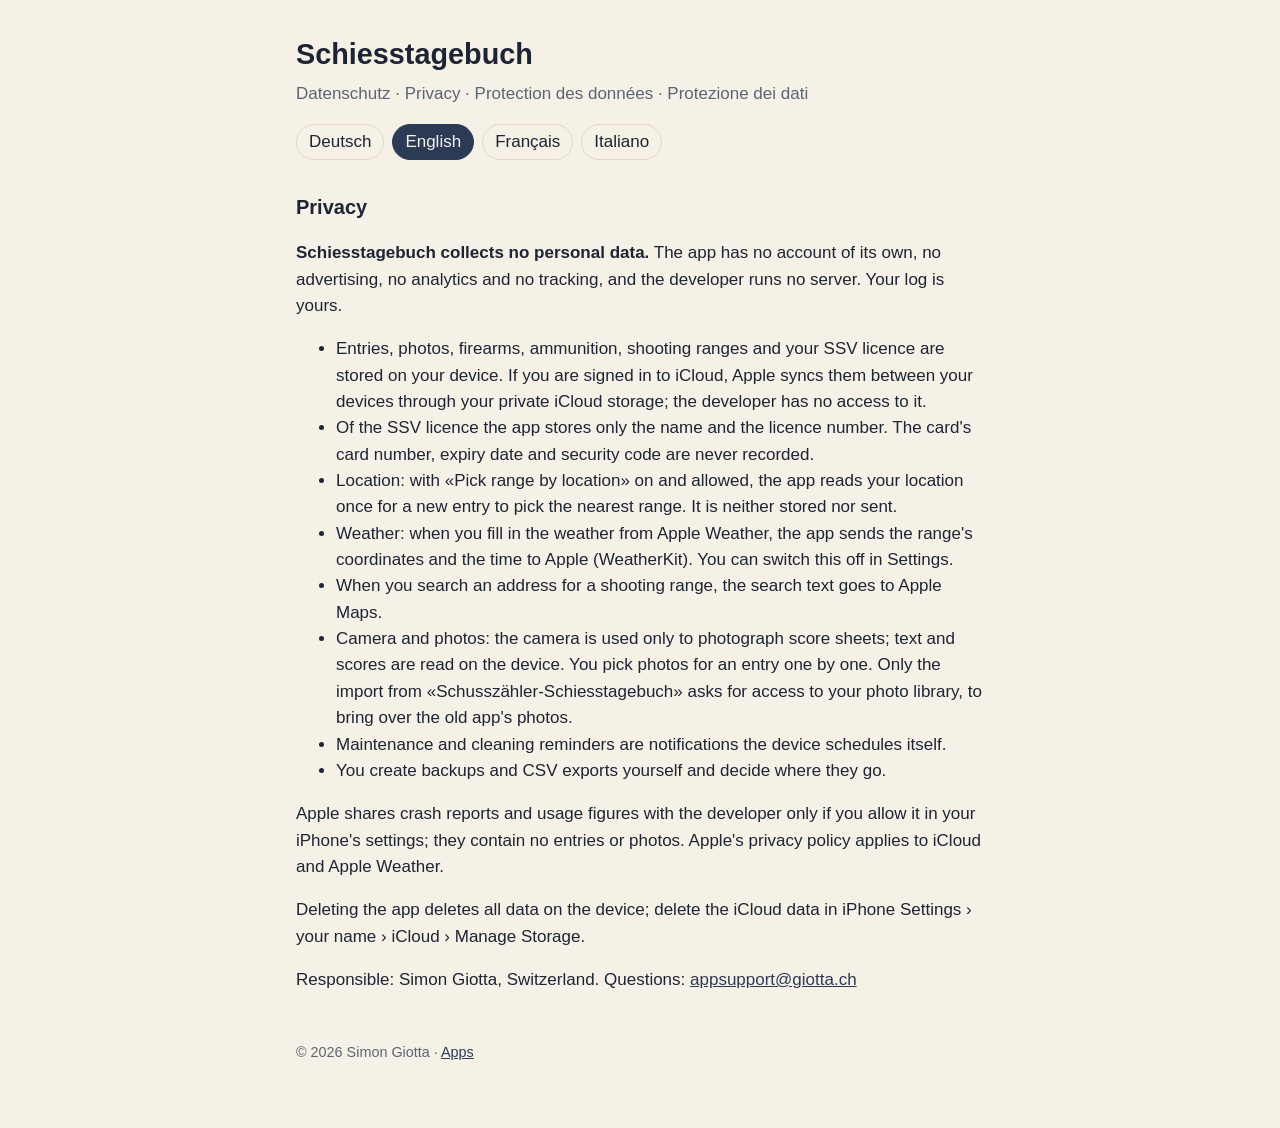
<file: schiesstagebuch/privacy.html>
<!doctype html>
<html lang="de">
<head>
<meta charset="utf-8">
<meta name="viewport" content="width=device-width, initial-scale=1">
<title>Schiesstagebuch – Datenschutz / Privacy</title>
<link rel="stylesheet" href="../style.css">
</head>
<body>
<main>
<h1>Schiesstagebuch</h1>
<p class="sub">Datenschutz · Privacy · Protection des données · Protezione dei dati</p>
<nav class="lang"><a href="#de">Deutsch</a><a href="#en">English</a><a href="#fr">Français</a><a href="#it">Italiano</a></nav>
<section lang="de">
<h2>Datenschutz</h2>
<p><strong>Schiesstagebuch erhebt keine Personendaten.</strong> Die App hat kein eigenes Konto, keine Werbung, keine Analyse und kein Tracking, und der Entwickler betreibt keinen Server. Deine Einträge gehören dir.</p>
<ul>
<li>Einträge, Fotos, Sportgeräte, Munition, Schiessanlagen und deine SSV-Lizenz werden auf deinem Gerät gespeichert. Bist du bei iCloud angemeldet, gleicht Apple sie über deinen privaten iCloud-Speicher zwischen deinen Geräten ab; der Entwickler hat darauf keinen Zugriff.</li>
<li>Von der SSV-Lizenz speichert die App nur Name und Lizenznummer. Kartennummer, Ablaufdatum und Sicherheitscode der Karte werden nie erfasst.</li>
<li>Standort: Ist «Schiessanlage nach Standort wählen» eingeschaltet und erlaubt, liest die App beim neuen Eintrag einmal deinen Standort, um die nächste Schiessanlage zu wählen. Er wird weder gespeichert noch gesendet.</li>
<li>Wetter: Füllst du das Wetter von Apple Weather aus, schickt die App die Koordinaten der Schiessanlage und den Zeitpunkt an Apple (WeatherKit). Das lässt sich in den Einstellungen ausschalten.</li>
<li>Suchst du eine Adresse für eine Schiessanlage, geht der Suchtext an Apple Karten.</li>
<li>Kamera und Fotos: Die Kamera wird nur zum Fotografieren von Standblättern gebraucht; Text und Resultate werden auf dem Gerät erkannt. Fotos für einen Eintrag wählst du einzeln aus. Nur der Import aus «Schusszähler-Schiesstagebuch» fragt nach Zugriff auf die Mediathek, um die Fotos der alten App zu übernehmen.</li>
<li>Erinnerungen für Wartung und Reinigung sind Mitteilungen, die das Gerät selbst plant.</li>
<li>Backups und CSV-Exporte erstellst du selbst und entscheidest, wohin sie gehen.</li>
</ul>
<p>Apple stellt dem Entwickler Absturzberichte und Nutzungszahlen nur zur Verfügung, wenn du das in den Einstellungen deines iPhones erlaubst; sie enthalten keine Einträge oder Fotos. Für iCloud und Apple Weather gilt die Datenschutzrichtlinie von Apple.</p>
<p>Mit der App löschst du alle Daten auf dem Gerät; die iCloud-Daten löschst du in den iPhone-Einstellungen › dein Name › iCloud › Speicher verwalten.</p>
<p>Verantwortlich: Simon Giotta, Schweiz. Fragen: <a href="mailto:appsupport@giotta.ch">appsupport@giotta.ch</a></p>
</section>
<section lang="en">
<h2>Privacy</h2>
<p><strong>Schiesstagebuch collects no personal data.</strong> The app has no account of its own, no advertising, no analytics and no tracking, and the developer runs no server. Your log is yours.</p>
<ul>
<li>Entries, photos, firearms, ammunition, shooting ranges and your SSV licence are stored on your device. If you are signed in to iCloud, Apple syncs them between your devices through your private iCloud storage; the developer has no access to it.</li>
<li>Of the SSV licence the app stores only the name and the licence number. The card's card number, expiry date and security code are never recorded.</li>
<li>Location: with «Pick range by location» on and allowed, the app reads your location once for a new entry to pick the nearest range. It is neither stored nor sent.</li>
<li>Weather: when you fill in the weather from Apple Weather, the app sends the range's coordinates and the time to Apple (WeatherKit). You can switch this off in Settings.</li>
<li>When you search an address for a shooting range, the search text goes to Apple Maps.</li>
<li>Camera and photos: the camera is used only to photograph score sheets; text and scores are read on the device. You pick photos for an entry one by one. Only the import from «Schusszähler-Schiesstagebuch» asks for access to your photo library, to bring over the old app's photos.</li>
<li>Maintenance and cleaning reminders are notifications the device schedules itself.</li>
<li>You create backups and CSV exports yourself and decide where they go.</li>
</ul>
<p>Apple shares crash reports and usage figures with the developer only if you allow it in your iPhone's settings; they contain no entries or photos. Apple's privacy policy applies to iCloud and Apple Weather.</p>
<p>Deleting the app deletes all data on the device; delete the iCloud data in iPhone Settings › your name › iCloud › Manage Storage.</p>
<p>Responsible: Simon Giotta, Switzerland. Questions: <a href="mailto:appsupport@giotta.ch">appsupport@giotta.ch</a></p>
</section>
<section lang="fr">
<h2>Protection des données</h2>
<p><strong>Schiesstagebuch ne collecte aucune donnée personnelle.</strong> L'app n'a ni compte propre, ni publicité, ni statistiques, ni suivi, et le développeur n'exploite aucun serveur. Votre journal vous appartient.</p>
<ul>
<li>Les entrées, photos, armes, munitions, stands de tir et votre licence FST sont enregistrés sur votre appareil. Si vous êtes connecté à iCloud, Apple les synchronise entre vos appareils par votre stockage iCloud privé ; le développeur n'y a pas accès.</li>
<li>De la licence FST, l'app n'enregistre que le nom et le numéro de licence. Le numéro, la date d'expiration et le code de sécurité de la carte ne sont jamais saisis.</li>
<li>Position : si « Choisir le stand selon la position » est activé et autorisé, l'app lit une fois votre position lors d'une nouvelle entrée pour choisir le stand le plus proche. Elle n'est ni enregistrée ni envoyée.</li>
<li>Météo : si vous reprenez la météo d'Apple Météo, l'app envoie à Apple (WeatherKit) les coordonnées du stand et l'heure. Vous pouvez le désactiver dans les Réglages.</li>
<li>Si vous cherchez l'adresse d'un stand, le texte recherché est envoyé à Apple Plans.</li>
<li>Appareil photo et photos : l'appareil photo sert uniquement à photographier les feuilles de stand ; le texte et les résultats sont lus sur l'appareil. Vous choisissez les photos d'une entrée une à une. Seul l'import depuis « Schusszähler-Schiesstagebuch » demande l'accès à la photothèque, pour reprendre les photos de l'ancienne app.</li>
<li>Les rappels d'entretien et de nettoyage sont des notifications planifiées par l'appareil lui-même.</li>
<li>Vous créez vous-même les sauvegardes et exports CSV et décidez où ils vont.</li>
</ul>
<p>Apple ne transmet au développeur des rapports de plantage et des chiffres d'utilisation que si vous l'autorisez dans les réglages de votre iPhone ; ils ne contiennent ni entrées ni photos. La politique de confidentialité d'Apple s'applique à iCloud et à Apple Météo.</p>
<p>Supprimer l'app supprime toutes les données sur l'appareil ; les données iCloud se suppriment dans Réglages de l'iPhone › votre nom › iCloud › Gérer le stockage.</p>
<p>Responsable : Simon Giotta, Suisse. Questions : <a href="mailto:appsupport@giotta.ch">appsupport@giotta.ch</a></p>
</section>
<section lang="it">
<h2>Protezione dei dati</h2>
<p><strong>Schiesstagebuch non raccoglie dati personali.</strong> L'app non ha un proprio account, pubblicità, statistiche né tracciamento, e lo sviluppatore non gestisce alcun server. Il tuo diario è tuo.</p>
<ul>
<li>Voci, foto, armi, munizioni, poligoni e la tua licenza FST vengono salvati sul tuo dispositivo. Se hai effettuato l'accesso a iCloud, Apple li sincronizza tra i tuoi dispositivi tramite il tuo spazio iCloud privato; lo sviluppatore non vi ha accesso.</li>
<li>Della licenza FST l'app salva solo il nome e il numero di licenza. Numero, scadenza e codice di sicurezza della carta non vengono mai registrati.</li>
<li>Posizione: se «Scegliere il poligono in base alla posizione» è attivo e consentito, l'app legge una volta la tua posizione per una nuova voce, per scegliere il poligono più vicino. Non viene né salvata né inviata.</li>
<li>Meteo: se riprendi il meteo da Apple Meteo, l'app invia ad Apple (WeatherKit) le coordinate del poligono e l'ora. Puoi disattivarlo nelle Impostazioni.</li>
<li>Se cerchi l'indirizzo di un poligono, il testo cercato va ad Apple Mappe.</li>
<li>Fotocamera e foto: la fotocamera serve solo a fotografare i fogli di tiro; testo e risultati vengono letti sul dispositivo. Le foto di una voce le scegli una per una. Solo l'importazione da «Schusszähler-Schiesstagebuch» chiede l'accesso alla libreria foto, per riprendere le foto della vecchia app.</li>
<li>I promemoria di manutenzione e pulizia sono notifiche programmate dal dispositivo stesso.</li>
<li>Backup ed esportazioni CSV li crei tu e decidi tu dove vanno.</li>
</ul>
<p>Apple condivide con lo sviluppatore rapporti sugli arresti anomali e dati d'uso solo se lo consenti nelle impostazioni dell'iPhone; non contengono voci né foto. Per iCloud e Apple Meteo vale l'informativa sulla privacy di Apple.</p>
<p>Eliminando l'app elimini tutti i dati sul dispositivo; i dati iCloud si eliminano in Impostazioni dell'iPhone › il tuo nome › iCloud › Gestisci spazio.</p>
<p>Responsabile: Simon Giotta, Svizzera. Domande: <a href="mailto:appsupport@giotta.ch">appsupport@giotta.ch</a></p>
</section>
<footer>© 2026 Simon Giotta · <a href="../index.html">Apps</a></footer>
</main>
<script src="../lang.js"></script>
</body>
</html>
</file>
<file: style.css>
:root { --bg: #f6f1e7; --fg: #1d2433; --muted: #5b6474; --accent: #2b3a55; --card: #fffdf8; --line: #e2d7c3; }
@media (prefers-color-scheme: dark) { :root { --bg: #141b2b; --fg: #eef0f4; --muted: #a7afbd; --accent: #c9b48c; --card: #1c2538; --line: #2e3a52; } }
* { box-sizing: border-box; }
body { margin: 0; background: var(--bg); color: var(--fg); font: 17px/1.55 -apple-system, BlinkMacSystemFont, "Segoe UI", sans-serif; }
main { max-width: 720px; margin: 0 auto; padding: 32px 16px 64px; }
h1 { font-size: 1.8rem; margin: 0 0 4px; } h2 { margin-top: 2rem; font-size: 1.25rem; } h3 { font-size: 1.05rem; margin-bottom: 4px; }
p.sub { color: var(--muted); margin-top: 0; }
nav.lang { display: flex; gap: 8px; flex-wrap: wrap; margin: 16px 0 24px; }
nav.lang a { padding: 4px 12px; border: 1px solid var(--line); border-radius: 999px; text-decoration: none; color: var(--fg); }
nav.lang a.on { background: var(--accent); color: var(--bg); border-color: var(--accent); }
section[lang] { display: none; } section[lang].on { display: block; }
a { color: var(--accent); }
.card { background: var(--card); border: 1px solid var(--line); border-radius: 14px; padding: 16px 20px; margin: 12px 0; }
footer { margin-top: 48px; color: var(--muted); font-size: .9rem; }
</file>
